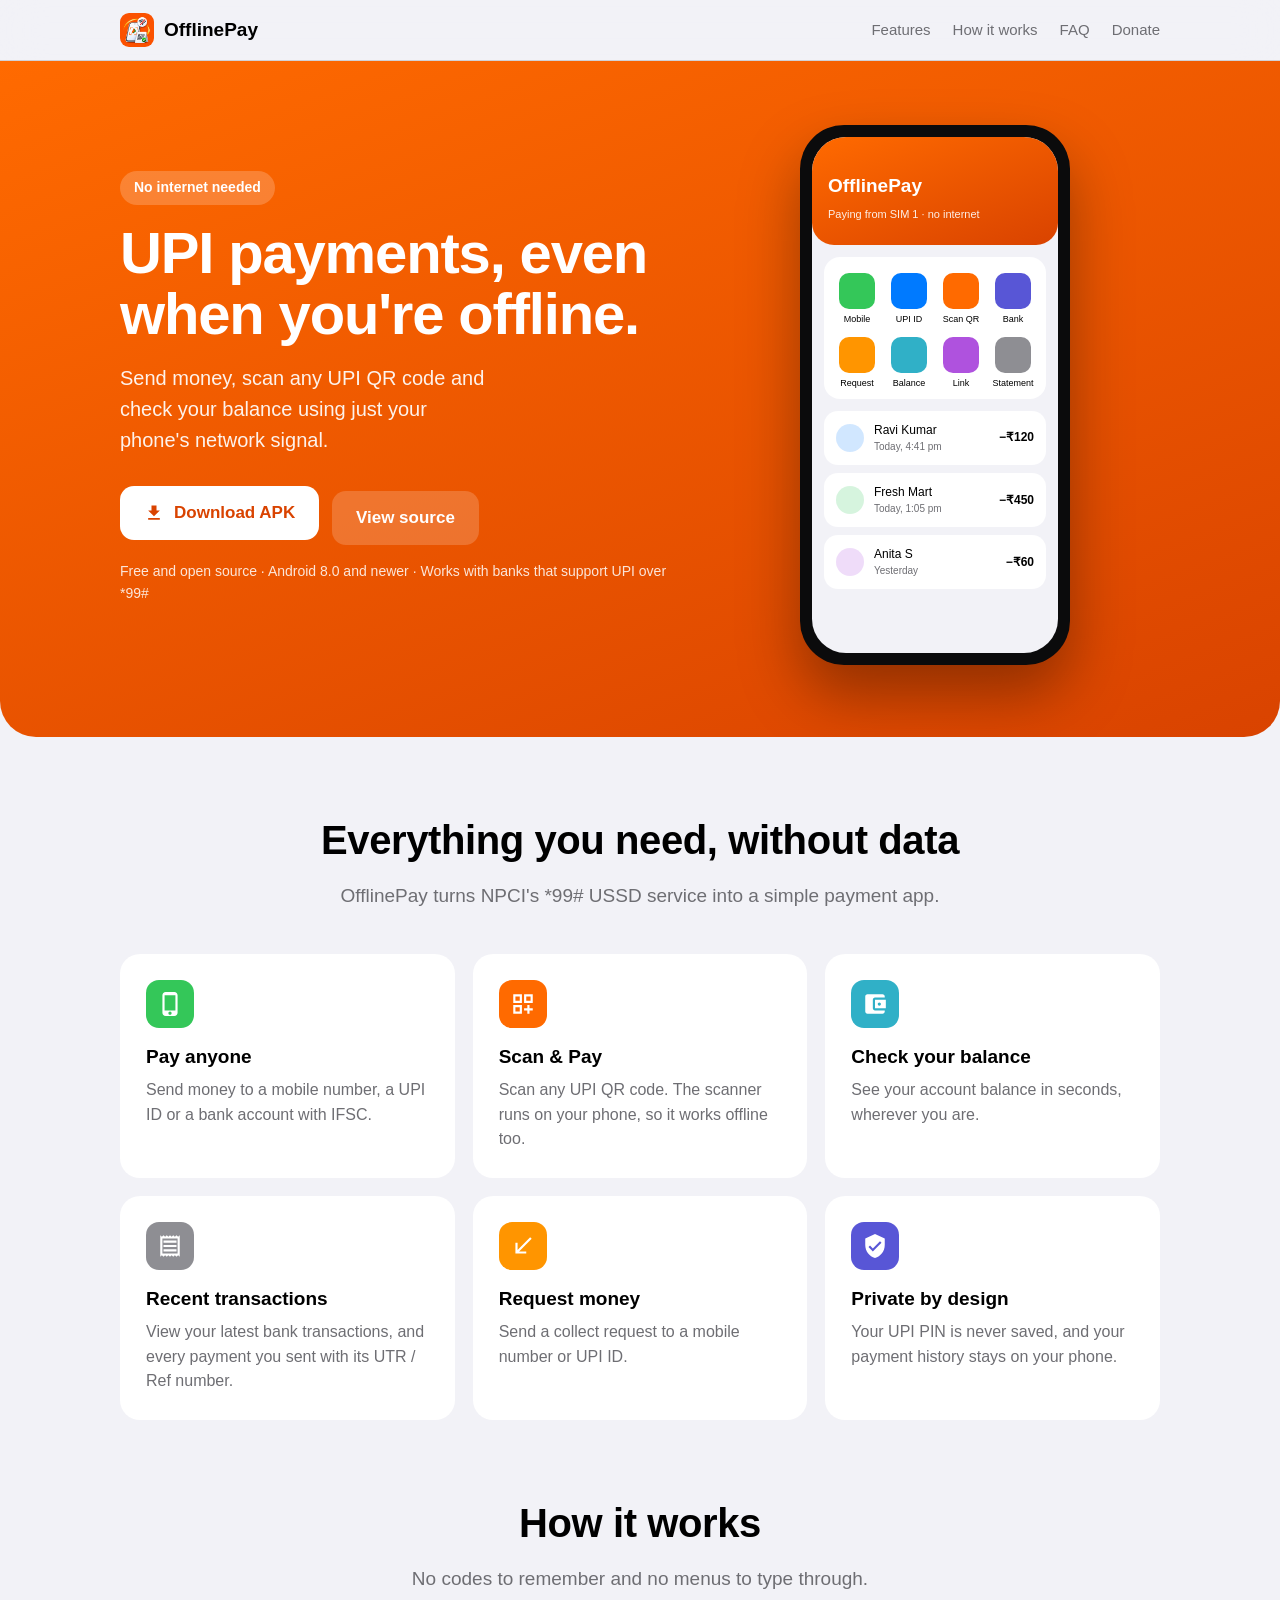
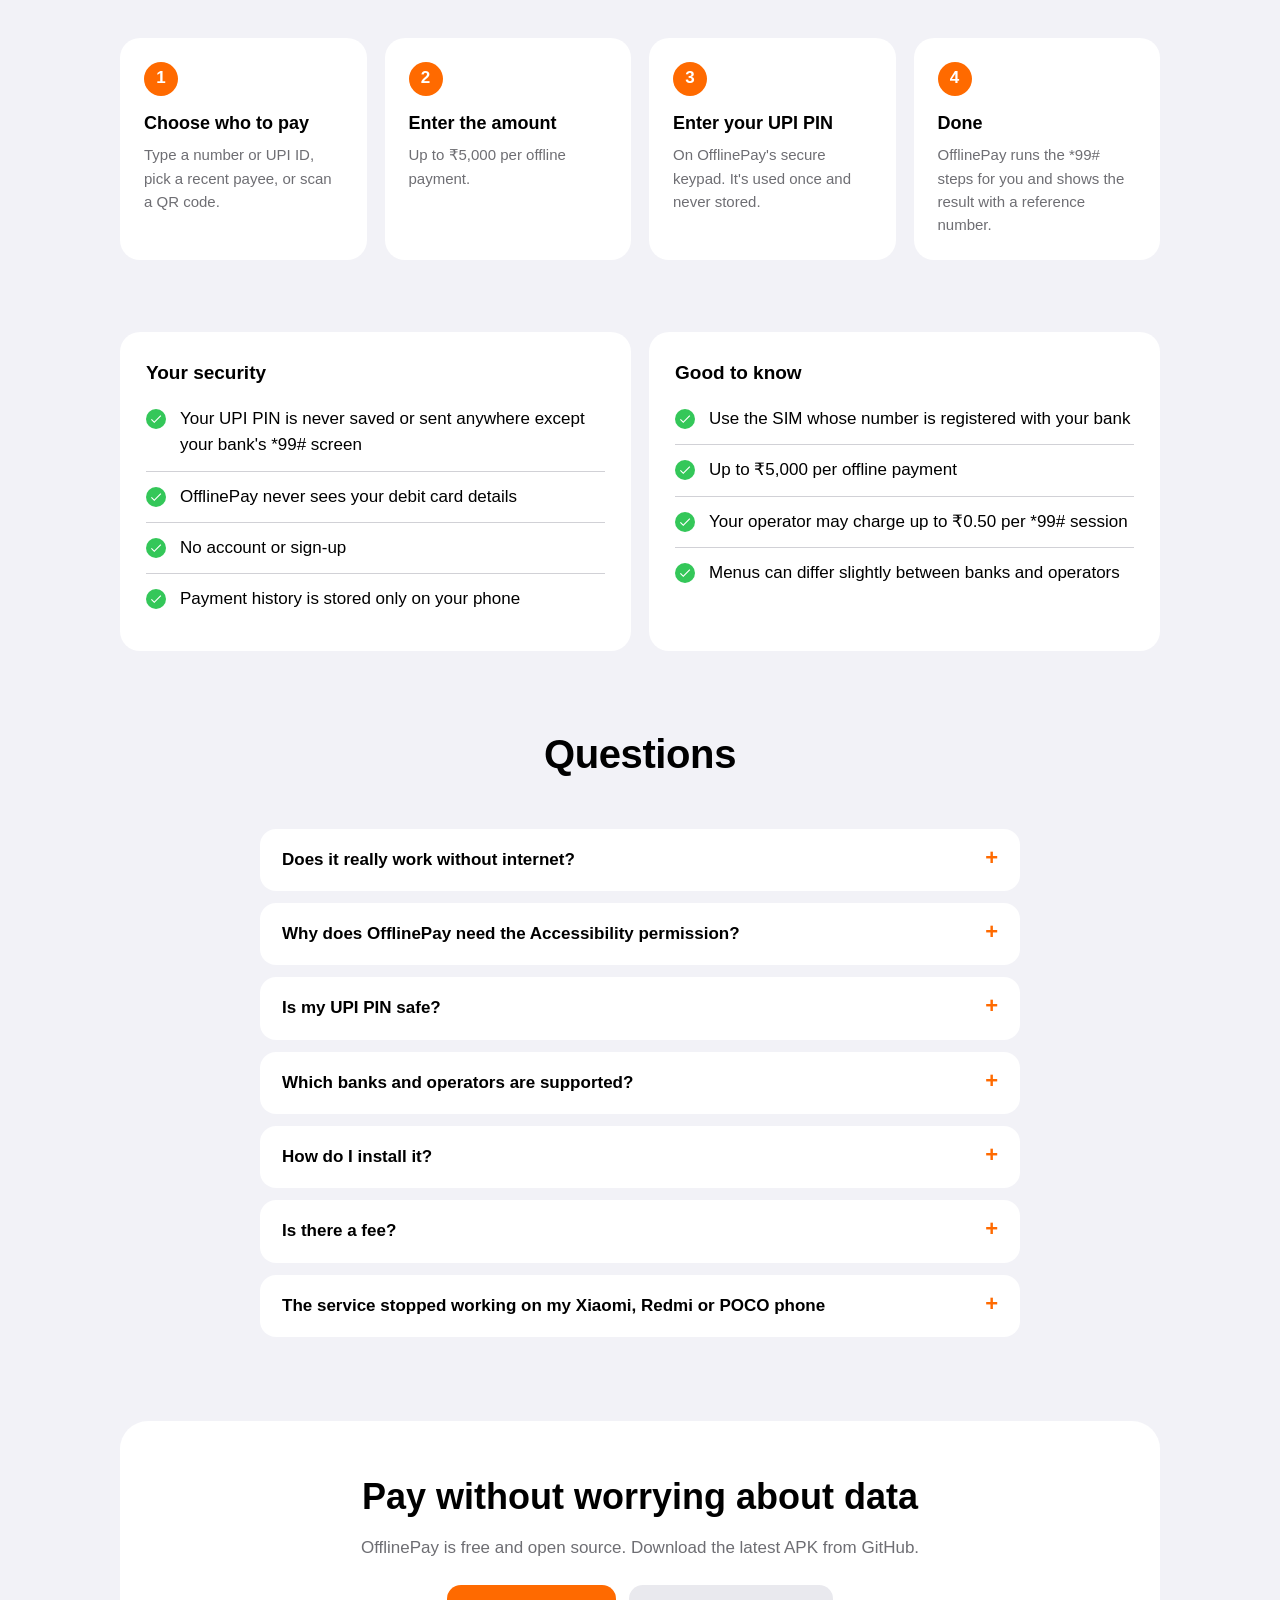
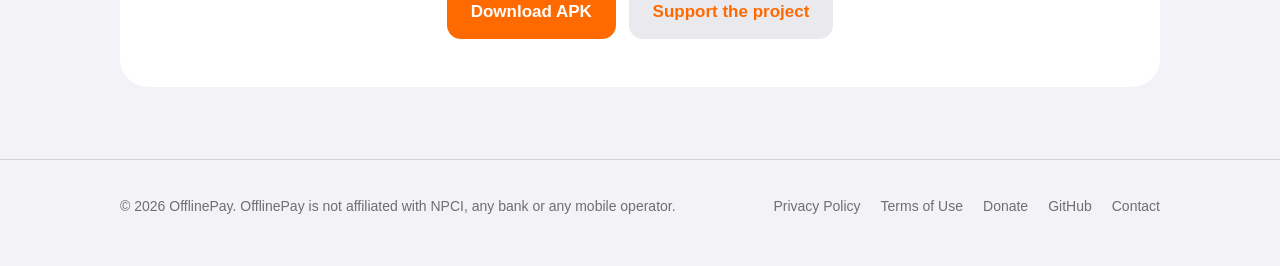
<file: docs/index.html>
<!doctype html>
<html lang="en">
<head>
  <meta charset="utf-8">
  <meta name="viewport" content="width=device-width, initial-scale=1, viewport-fit=cover">
  <title>OfflinePay: UPI payments without internet</title>
  <meta name="description" content="Pay with UPI without mobile data or Wi-Fi. Send money, scan any UPI QR and check your balance over *99#.">
  <meta name="theme-color" content="#ff6a00">
  <meta property="og:title" content="OfflinePay: UPI payments without internet">
  <meta property="og:description" content="Send money, scan any UPI QR and check your balance, even with no internet.">
  <meta property="og:image" content="https://offlinepay.bottercc.com/assets/feature-graphic.png">
  <meta name="twitter:card" content="summary_large_image">
  <link rel="icon" type="image/png" href="assets/favicon.png">
  <link rel="apple-touch-icon" href="assets/apple-touch-icon.png">
  <link rel="stylesheet" href="assets/style.css">
</head>
<body>

<header class="site-header">
  <div class="wrap">
    <a class="brand" href="./"><img src="assets/logo.png" alt="">OfflinePay</a>
    <nav class="nav">
      <a class="hide-sm" href="#features">Features</a>
      <a class="hide-sm" href="#how">How it works</a>
      <a href="#faq">FAQ</a>
      <a href="donate/">Donate</a>
    </nav>
  </div>
</header>

<main>
  <div class="hero">
    <div class="wrap">
      <div>
        <span class="pill">No internet needed</span>
        <h1>UPI payments, even when you're offline.</h1>
        <p class="lead">Send money, scan any UPI QR code and check your balance using just your phone's network signal.</p>
        <a class="btn" href="https://github.com/nasirul786/OfflinePay/releases/latest">
          <svg viewBox="0 0 24 24" aria-hidden="true"><path d="M5 20h14v-2H5v2zM19 9h-4V3H9v6H5l7 7 7-7z"/></svg>
          Download APK
        </a>
        <a class="btn ghost" href="https://github.com/nasirul786/OfflinePay">View source</a>
        <p class="note">Free and open source · Android 8.0 and newer · Works with banks that support UPI over *99#</p>
      </div>

      <div class="phone" aria-hidden="true">
        <div class="screen">
          <div class="bar"><b>OfflinePay</b><span>Paying from SIM 1 · no internet</span></div>
          <div class="grid">
            <div class="tile"><i style="background:#34c759"></i>Mobile</div>
            <div class="tile"><i style="background:#007aff"></i>UPI ID</div>
            <div class="tile"><i style="background:#ff6a00"></i>Scan QR</div>
            <div class="tile"><i style="background:#5856d6"></i>Bank</div>
            <div class="tile"><i style="background:#ff9500"></i>Request</div>
            <div class="tile"><i style="background:#30b0c7"></i>Balance</div>
            <div class="tile"><i style="background:#af52de"></i>Link</div>
            <div class="tile"><i style="background:#8e8e93"></i>Statement</div>
          </div>
          <div class="row"><span class="av"></span><div>Ravi Kumar<small>Today, 4:41 pm</small></div><span class="amt">−₹120</span></div>
          <div class="row"><span class="av" style="background:rgba(52,199,89,.2)"></span><div>Fresh Mart<small>Today, 1:05 pm</small></div><span class="amt">−₹450</span></div>
          <div class="row"><span class="av" style="background:rgba(175,82,222,.2)"></span><div>Anita S<small>Yesterday</small></div><span class="amt">−₹60</span></div>
        </div>
      </div>
    </div>
  </div>

  <section id="features">
    <div class="wrap">
      <div class="section-title">
        <h2>Everything you need, without data</h2>
        <p>OfflinePay turns NPCI's *99# USSD service into a simple payment app.</p>
      </div>
      <div class="features">
        <div class="card">
          <div class="icon" style="background:#34c759"><svg viewBox="0 0 24 24"><path d="M16 1H8C6.3 1 5 2.3 5 4v16c0 1.7 1.3 3 3 3h8c1.7 0 3-1.3 3-3V4c0-1.7-1.3-3-3-3zm-4 21c-.8 0-1.5-.7-1.5-1.5S11.2 19 12 19s1.5.7 1.5 1.5S12.8 22 12 22zm5-4H7V4h10v14z"/></svg></div>
          <h3>Pay anyone</h3>
          <p>Send money to a mobile number, a UPI ID or a bank account with IFSC.</p>
        </div>
        <div class="card">
          <div class="icon" style="background:#ff6a00"><svg viewBox="0 0 24 24"><path d="M3 11h8V3H3v8zm2-6h4v4H5V5zm8-2v8h8V3h-8zm6 6h-4V5h4v4zM3 21h8v-8H3v8zm2-6h4v4H5v-4zm13-2h-2v3h-3v2h3v3h2v-3h3v-2h-3z"/></svg></div>
          <h3>Scan &amp; Pay</h3>
          <p>Scan any UPI QR code. The scanner runs on your phone, so it works offline too.</p>
        </div>
        <div class="card">
          <div class="icon" style="background:#30b0c7"><svg viewBox="0 0 24 24"><path d="M21 18v1c0 1.1-.9 2-2 2H5c-1.1 0-2-.9-2-2V5c0-1.1.9-2 2-2h14c1.1 0 2 .9 2 2v1h-9c-1.1 0-2 .9-2 2v8c0 1.1.9 2 2 2h9zm-9-2h10V8H12v8zm4-2.5c-.8 0-1.5-.7-1.5-1.5s.7-1.5 1.5-1.5 1.5.7 1.5 1.5-.7 1.5-1.5 1.5z"/></svg></div>
          <h3>Check your balance</h3>
          <p>See your account balance in seconds, wherever you are.</p>
        </div>
        <div class="card">
          <div class="icon" style="background:#8e8e93"><svg viewBox="0 0 24 24"><path d="M19.5 3.5 18 2l-1.5 1.5L15 2l-1.5 1.5L12 2l-1.5 1.5L9 2 7.5 3.5 6 2 4.5 3.5 3 2v20l1.5-1.5L6 22l1.5-1.5L9 22l1.5-1.5L12 22l1.5-1.5L15 22l1.5-1.5L18 22l1.5-1.5L21 22V2l-1.5 1.5zM19 19H5V5h14v14zM6 15h12v2H6zm0-4h12v2H6zm0-4h12v2H6z"/></svg></div>
          <h3>Recent transactions</h3>
          <p>View your latest bank transactions, and every payment you sent with its UTR / Ref number.</p>
        </div>
        <div class="card">
          <div class="icon" style="background:#ff9500"><svg viewBox="0 0 24 24"><path d="M20 5.4 18.6 4 7 15.6V9H5v10h10v-2H8.4z"/></svg></div>
          <h3>Request money</h3>
          <p>Send a collect request to a mobile number or UPI ID.</p>
        </div>
        <div class="card">
          <div class="icon" style="background:#5856d6"><svg viewBox="0 0 24 24"><path d="M12 1 3 5v6c0 5.6 3.8 10.7 9 12 5.2-1.3 9-6.4 9-12V5l-9-4zm-2 16-4-4 1.4-1.4 2.6 2.6 6.6-6.6L18 9l-8 8z"/></svg></div>
          <h3>Private by design</h3>
          <p>Your UPI PIN is never saved, and your payment history stays on your phone.</p>
        </div>
      </div>
    </div>
  </section>

  <section id="how" style="padding-top:0">
    <div class="wrap">
      <div class="section-title">
        <h2>How it works</h2>
        <p>No codes to remember and no menus to type through.</p>
      </div>
      <div class="steps">
        <div class="step"><h3>Choose who to pay</h3><p>Type a number or UPI ID, pick a recent payee, or scan a QR code.</p></div>
        <div class="step"><h3>Enter the amount</h3><p>Up to ₹5,000 per offline payment.</p></div>
        <div class="step"><h3>Enter your UPI PIN</h3><p>On OfflinePay's secure keypad. It's used once and never stored.</p></div>
        <div class="step"><h3>Done</h3><p>OfflinePay runs the *99# steps for you and shows the result with a reference number.</p></div>
      </div>
    </div>
  </section>

  <section style="padding-top:0">
    <div class="wrap trust">
      <div class="card">
        <h3 style="margin-top:0">Your security</h3>
        <ul class="list">
          <li>Your UPI PIN is never saved or sent anywhere except your bank's *99# screen</li>
          <li>OfflinePay never sees your debit card details</li>
          <li>No account or sign-up</li>
          <li>Payment history is stored only on your phone</li>
        </ul>
      </div>
      <div class="card">
        <h3 style="margin-top:0">Good to know</h3>
        <ul class="list">
          <li>Use the SIM whose number is registered with your bank</li>
          <li>Up to ₹5,000 per offline payment</li>
          <li>Your operator may charge up to ₹0.50 per *99# session</li>
          <li>Menus can differ slightly between banks and operators</li>
        </ul>
      </div>
    </div>
  </section>

  <section id="faq" style="padding-top:0">
    <div class="wrap">
      <div class="section-title"><h2>Questions</h2></div>
      <div class="faq">
        <details>
          <summary>Does it really work without internet?</summary>
          <p>Yes. OfflinePay uses *99#, NPCI's USSD service for UPI. USSD travels over the regular mobile network, the same way a call does, so you need network signal but no mobile data or Wi-Fi.</p>
        </details>
        <details>
          <summary>Why does OfflinePay need the Accessibility permission?</summary>
          <p>*99# shows its steps in a system dialog. OfflinePay uses Android's Accessibility Service to read that dialog and fill in each step for you, such as the payee, the amount and your PIN. It is active only while a payment you started is running, and it ignores every other app.</p>
        </details>
        <details>
          <summary>Is my UPI PIN safe?</summary>
          <p>Your PIN is kept in memory only for the payment you're making. It is typed into your bank's *99# dialog and discarded as soon as that payment ends. It is never written to storage or sent anywhere else.</p>
        </details>
        <details>
          <summary>Which banks and operators are supported?</summary>
          <p>Any bank and mobile operator that supports UPI over *99#. That includes most major Indian banks and operators.</p>
        </details>
        <details>
          <summary>How do I install it?</summary>
          <p>Download the APK from the <a href="https://github.com/nasirul786/OfflinePay/releases/latest">latest GitHub release</a> and open it. If Android asks, allow your browser or file manager to install unknown apps. Then open OfflinePay and follow the setup steps.</p>
        </details>
        <details>
          <summary>Is there a fee?</summary>
          <p>OfflinePay is free and open source. Your mobile operator may charge up to ₹0.50 per *99# session, as allowed by TRAI. If it helps you, you can <a href="donate/">support the project</a>.</p>
        </details>
        <details>
          <summary>The service stopped working on my Xiaomi, Redmi or POCO phone</summary>
          <p>These phones close apps in the background to save battery. In OfflinePay, open Settings → Background, allow Autostart, and set Battery saver to No restrictions. Then turn OfflinePay off and on again under Accessibility.</p>
        </details>
      </div>
    </div>
  </section>

  <section style="padding-top:0">
    <div class="wrap">
      <div class="cta">
        <h2>Pay without worrying about data</h2>
        <p>OfflinePay is free and open source. Download the latest APK from GitHub.</p>
        <a class="btn" href="https://github.com/nasirul786/OfflinePay/releases/latest">Download APK</a>
        <a class="btn secondary" href="donate/">Support the project</a>
      </div>
    </div>
  </section>
</main>

<footer class="site-footer">
  <div class="wrap">
    <p>© 2026 OfflinePay. OfflinePay is not affiliated with NPCI, any bank or any mobile operator.</p>
    <nav><a href="privacy/">Privacy Policy</a><a href="terms/">Terms of Use</a><a href="donate/">Donate</a><a href="https://github.com/nasirul786/OfflinePay">GitHub</a><a href="mailto:connect@bottercc.com">Contact</a></nav>
  </div>
</footer>

</body>
</html>
</file>
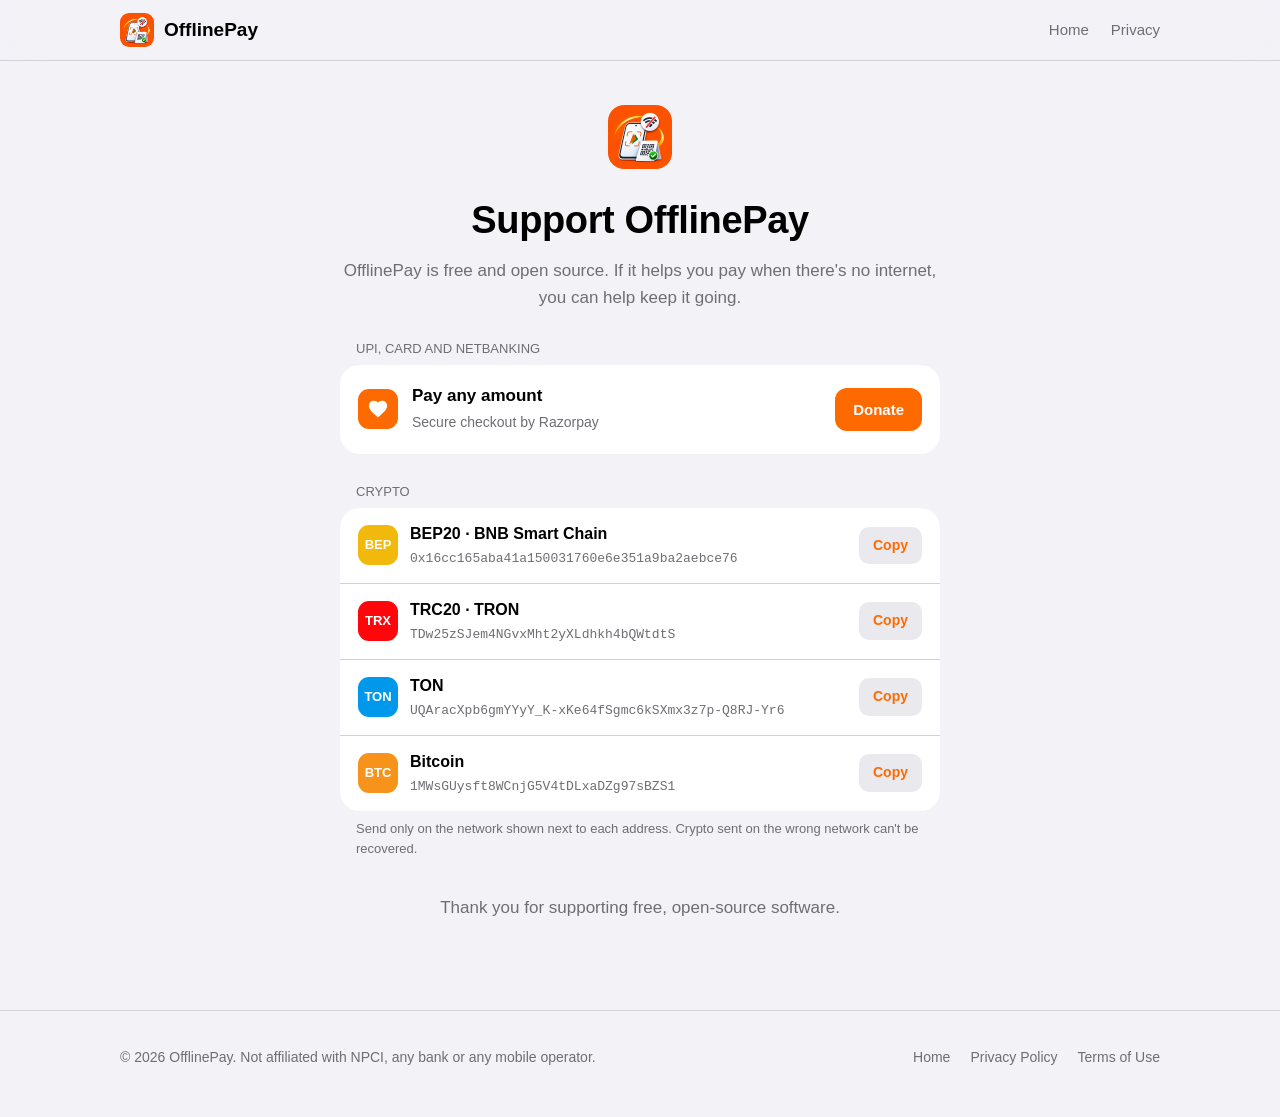
<file: docs/donate/index.html>
<!doctype html>
<html lang="en">
<head>
  <meta charset="utf-8">
  <meta name="viewport" content="width=device-width, initial-scale=1, viewport-fit=cover">
  <title>Support OfflinePay</title>
  <meta name="description" content="OfflinePay is free and open source. Support its development with UPI, card, netbanking or crypto.">
  <meta name="theme-color" content="#ff6a00">
  <link rel="icon" type="image/png" href="../assets/favicon.png">
  <link rel="apple-touch-icon" href="../assets/apple-touch-icon.png">
  <link rel="stylesheet" href="../assets/style.css">
  <style>
    .donate { max-width: 640px; margin: 0 auto; padding: 44px 20px 72px; }
    .donate .head { text-align: center; margin-bottom: 28px; }
    .donate .head img { width: 64px; height: 64px; border-radius: 16px; }
    .donate h1 { font-size: clamp(28px, 5vw, 38px); margin: 14px 0 8px; letter-spacing: -0.01em; }
    .donate .head p { color: var(--secondary); margin: 0; }
    .donate .group-title { color: var(--secondary); font-size: 13px; text-transform: uppercase; margin: 28px 0 6px 16px; }
    .donate .card { padding: 0; overflow: hidden; }
    .pay { display: flex; align-items: center; gap: 14px; padding: 18px; }
    .pay .icon { flex: none; width: 40px; height: 40px; border-radius: 11px; }
    .pay .icon svg { width: 22px; height: 22px; }
    .pay .text { flex: 1; min-width: 0; }
    .pay .text b { display: block; }
    .pay .text span { color: var(--secondary); font-size: 14px; }
    .pay .btn { padding: 10px 18px; font-size: 15px; border-radius: 12px; }
    .coin { display: flex; align-items: center; gap: 12px; padding: 14px 18px; border-top: 0.5px solid var(--separator); }
    .coin:first-child { border-top: 0; }
    .coin .tag { flex: none; width: 40px; height: 40px; border-radius: 11px; display: grid; place-items: center; color: #fff; font-weight: 700; font-size: 13px; }
    .coin .info { flex: 1; min-width: 0; }
    .coin .info b { display: block; font-size: 16px; }
    .coin code { display: block; font-family: ui-monospace, SFMono-Regular, Menlo, Consolas, monospace; font-size: 13px; color: var(--secondary); word-break: break-all; margin-top: 2px; }
    .copy {
      flex: none; border: 0; cursor: pointer; font: inherit; font-size: 14px; font-weight: 600;
      background: var(--fill); color: var(--accent); border-radius: 10px; padding: 8px 14px;
      transition: transform 0.15s ease, background 0.2s ease, color 0.2s ease;
    }
    .copy:active { transform: scale(0.95); }
    .copy.done { background: var(--green); color: #fff; }
    .warn { color: var(--secondary); font-size: 13px; margin: 8px 16px 0; }
    .thanks { text-align: center; color: var(--secondary); margin-top: 36px; }
  </style>
</head>
<body>

<header class="site-header">
  <div class="wrap">
    <a class="brand" href="../"><img src="../assets/logo.png" alt="">OfflinePay</a>
    <nav class="nav"><a href="../">Home</a><a href="../privacy/">Privacy</a></nav>
  </div>
</header>

<main class="donate">
  <div class="head">
    <img src="../assets/logo.png" alt="">
    <h1>Support OfflinePay</h1>
    <p>OfflinePay is free and open source. If it helps you pay when there's no internet, you can help keep it going.</p>
  </div>

  <div class="group-title">UPI, card and netbanking</div>
  <div class="card">
    <div class="pay">
      <div class="icon" style="background:#ff6a00"><svg viewBox="0 0 24 24"><path d="M12 21.4 10.6 20C5.4 15.4 2 12.3 2 8.5 2 5.4 4.4 3 7.5 3c1.7 0 3.4.8 4.5 2.1C13.1 3.8 14.8 3 16.5 3 19.6 3 22 5.4 22 8.5c0 3.8-3.4 6.9-8.6 11.5L12 21.4z"/></svg></div>
      <div class="text"><b>Pay any amount</b><span>Secure checkout by Razorpay</span></div>
      <a class="btn" href="https://razorpay.me/@bottercc" rel="noopener">Donate</a>
    </div>
  </div>

  <div class="group-title">Crypto</div>
  <div class="card">
    <div class="coin">
      <div class="tag" style="background:#f0b90b">BEP</div>
      <div class="info"><b>BEP20 · BNB Smart Chain</b><code>0x16cc165aba41a150031760e6e351a9ba2aebce76</code></div>
      <button class="copy" data-copy="0x16cc165aba41a150031760e6e351a9ba2aebce76">Copy</button>
    </div>
    <div class="coin">
      <div class="tag" style="background:#ff060a">TRX</div>
      <div class="info"><b>TRC20 · TRON</b><code>TDw25zSJem4NGvxMht2yXLdhkh4bQWtdtS</code></div>
      <button class="copy" data-copy="TDw25zSJem4NGvxMht2yXLdhkh4bQWtdtS">Copy</button>
    </div>
    <div class="coin">
      <div class="tag" style="background:#0098ea">TON</div>
      <div class="info"><b>TON</b><code>UQAracXpb6gmYYyY_K-xKe64fSgmc6kSXmx3z7p-Q8RJ-Yr6</code></div>
      <button class="copy" data-copy="UQAracXpb6gmYYyY_K-xKe64fSgmc6kSXmx3z7p-Q8RJ-Yr6">Copy</button>
    </div>
    <div class="coin">
      <div class="tag" style="background:#f7931a">BTC</div>
      <div class="info"><b>Bitcoin</b><code>1MWsGUysft8WCnjG5V4tDLxaDZg97sBZS1</code></div>
      <button class="copy" data-copy="1MWsGUysft8WCnjG5V4tDLxaDZg97sBZS1">Copy</button>
    </div>
  </div>
  <p class="warn">Send only on the network shown next to each address. Crypto sent on the wrong network can't be recovered.</p>

  <p class="thanks">Thank you for supporting free, open-source software.</p>
</main>

<footer class="site-footer">
  <div class="wrap">
    <p>© 2026 OfflinePay. Not affiliated with NPCI, any bank or any mobile operator.</p>
    <nav><a href="../">Home</a><a href="../privacy/">Privacy Policy</a><a href="../terms/">Terms of Use</a></nav>
  </div>
</footer>

<script>
  // Copy an address; falls back to selecting the text when the Clipboard API isn't available.
  document.querySelectorAll('.copy').forEach(function (btn) {
    btn.addEventListener('click', function () {
      var text = btn.getAttribute('data-copy');
      var done = function () {
        btn.textContent = 'Copied';
        btn.classList.add('done');
        setTimeout(function () { btn.textContent = 'Copy'; btn.classList.remove('done'); }, 1800);
      };
      if (navigator.clipboard && window.isSecureContext) {
        navigator.clipboard.writeText(text).then(done, function () { fallback(text); done(); });
      } else {
        fallback(text);
        done();
      }
    });
  });
  function fallback(text) {
    var t = document.createElement('textarea');
    t.value = text;
    t.setAttribute('readonly', '');
    t.style.position = 'fixed';
    t.style.opacity = '0';
    document.body.appendChild(t);
    t.select();
    try { document.execCommand('copy'); } catch (e) {}
    document.body.removeChild(t);
  }
</script>
</body>
</html>
</file>
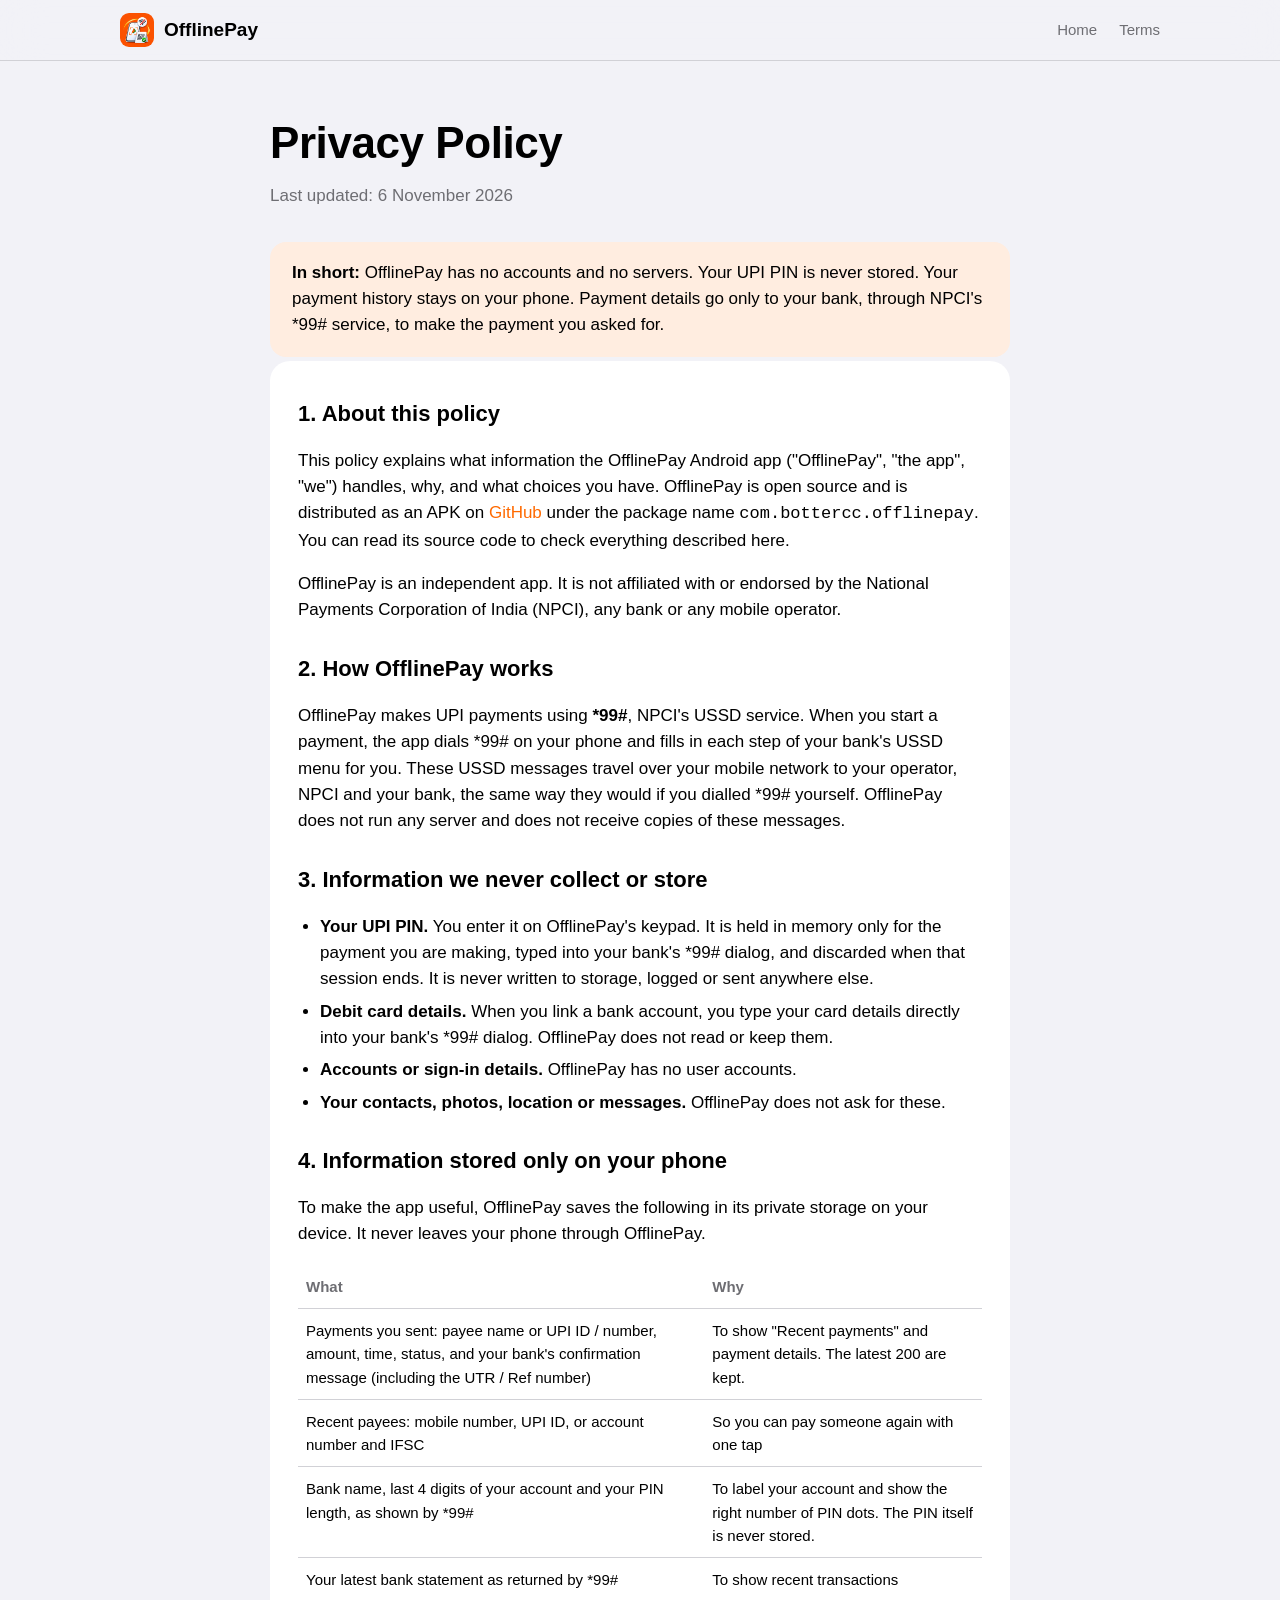
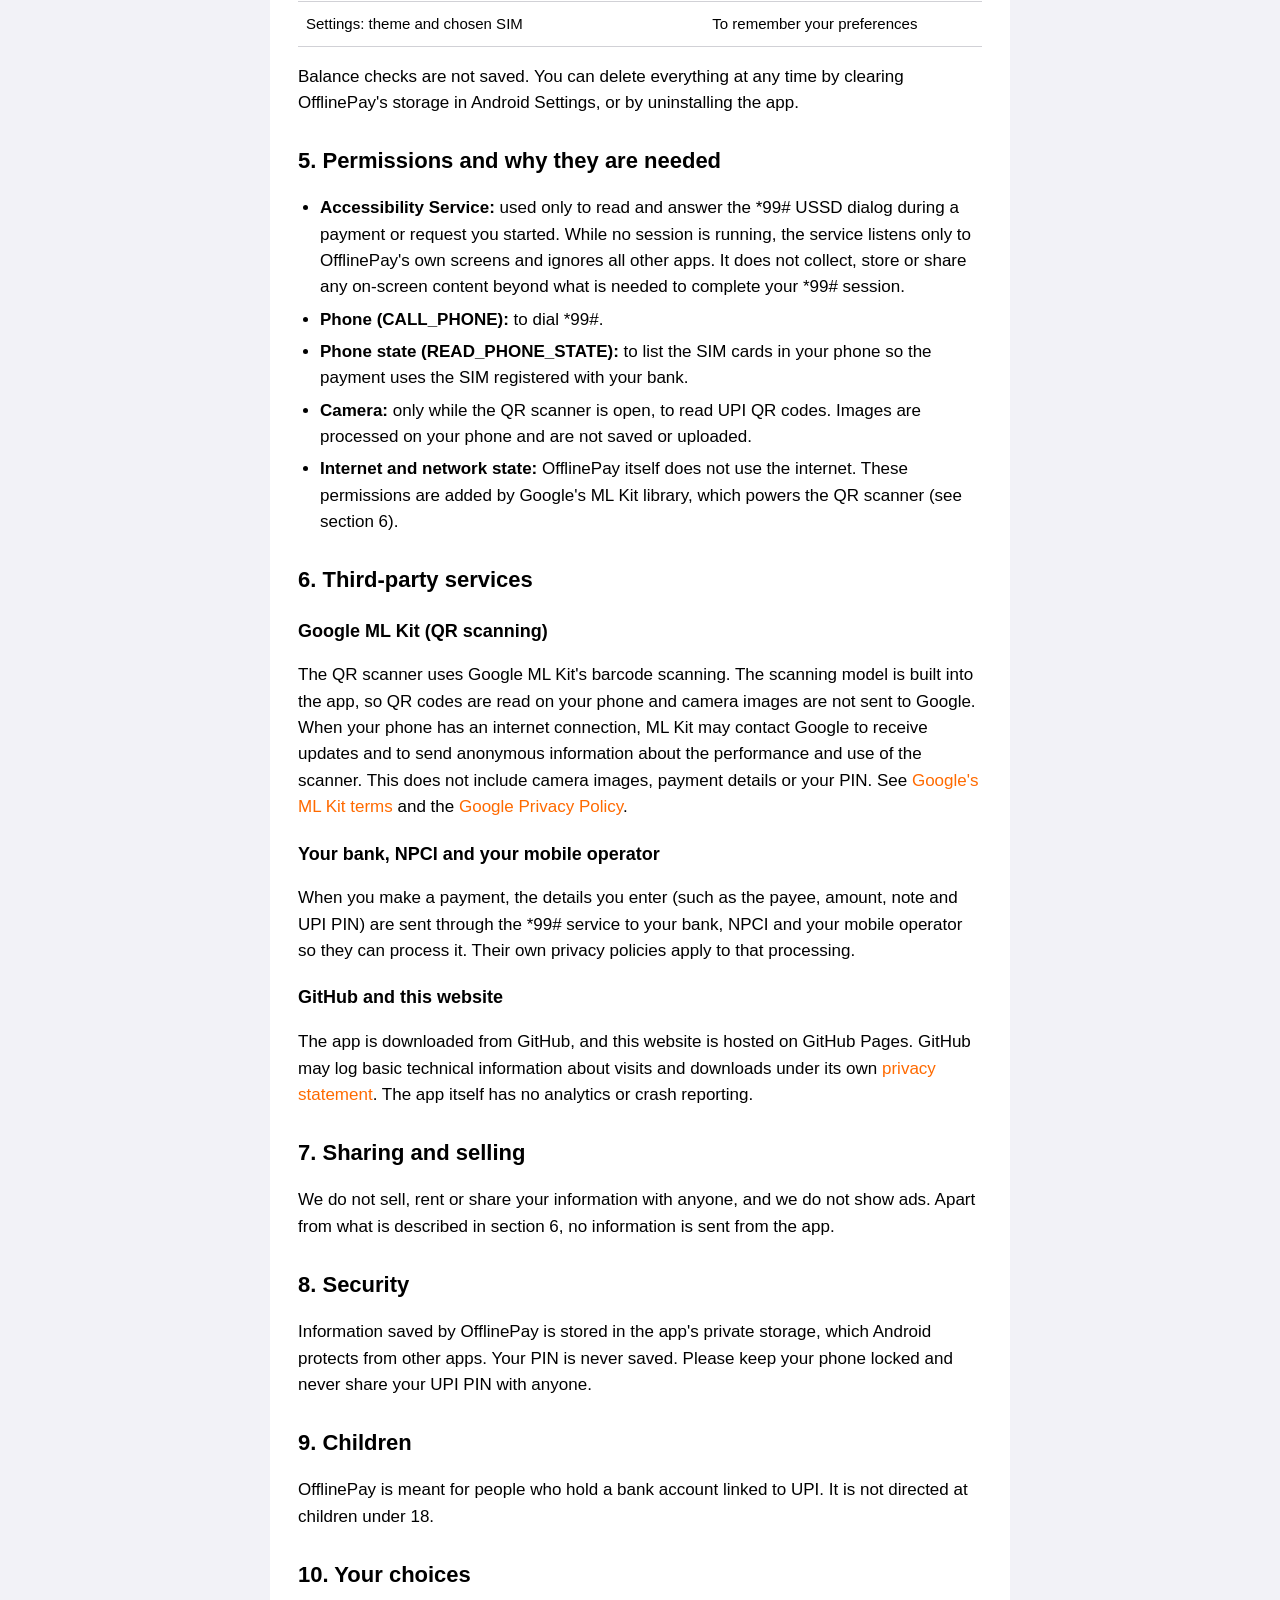
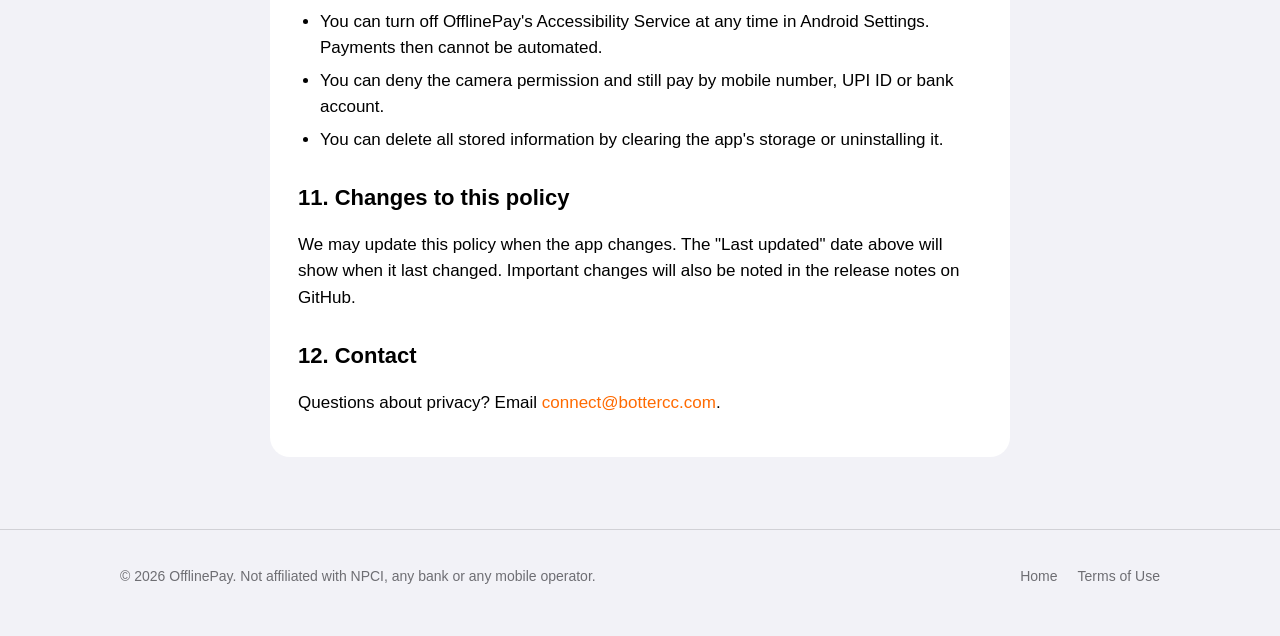
<file: docs/privacy/index.html>
<!doctype html>
<html lang="en">
<head>
  <meta charset="utf-8">
  <meta name="viewport" content="width=device-width, initial-scale=1, viewport-fit=cover">
  <title>Privacy Policy · OfflinePay</title>
  <meta name="description" content="How OfflinePay handles your information.">
  <meta name="theme-color" content="#ff6a00">
  <link rel="icon" type="image/png" href="../assets/favicon.png">
  <link rel="apple-touch-icon" href="../assets/apple-touch-icon.png">
  <link rel="stylesheet" href="../assets/style.css">
</head>
<body>

<header class="site-header">
  <div class="wrap">
    <a class="brand" href="../"><img src="../assets/logo.png" alt="">OfflinePay</a>
    <nav class="nav"><a href="../">Home</a><a href="../terms/">Terms</a></nav>
  </div>
</header>

<main class="legal">
  <h1>Privacy Policy</h1>
  <p class="updated">Last updated: 6 November 2026</p>

  <div class="summary">
    <p><strong>In short:</strong> OfflinePay has no accounts and no servers. Your UPI PIN is never stored. Your payment history stays on your phone. Payment details go only to your bank, through NPCI's *99# service, to make the payment you asked for.</p>
  </div>

  <div class="box">
    <h2>1. About this policy</h2>
    <p>This policy explains what information the OfflinePay Android app ("OfflinePay", "the app", "we") handles, why, and what choices you have. OfflinePay is open source and is distributed as an APK on <a href="https://github.com/nasirul786/OfflinePay">GitHub</a> under the package name <code>com.bottercc.offlinepay</code>. You can read its source code to check everything described here.</p>
    <p>OfflinePay is an independent app. It is not affiliated with or endorsed by the National Payments Corporation of India (NPCI), any bank or any mobile operator.</p>

    <h2>2. How OfflinePay works</h2>
    <p>OfflinePay makes UPI payments using <strong>*99#</strong>, NPCI's USSD service. When you start a payment, the app dials *99# on your phone and fills in each step of your bank's USSD menu for you. These USSD messages travel over your mobile network to your operator, NPCI and your bank, the same way they would if you dialled *99# yourself. OfflinePay does not run any server and does not receive copies of these messages.</p>

    <h2>3. Information we never collect or store</h2>
    <ul>
      <li><strong>Your UPI PIN.</strong> You enter it on OfflinePay's keypad. It is held in memory only for the payment you are making, typed into your bank's *99# dialog, and discarded when that session ends. It is never written to storage, logged or sent anywhere else.</li>
      <li><strong>Debit card details.</strong> When you link a bank account, you type your card details directly into your bank's *99# dialog. OfflinePay does not read or keep them.</li>
      <li><strong>Accounts or sign-in details.</strong> OfflinePay has no user accounts.</li>
      <li><strong>Your contacts, photos, location or messages.</strong> OfflinePay does not ask for these.</li>
    </ul>

    <h2>4. Information stored only on your phone</h2>
    <p>To make the app useful, OfflinePay saves the following in its private storage on your device. It never leaves your phone through OfflinePay.</p>
    <table>
      <tr><th>What</th><th>Why</th></tr>
      <tr><td>Payments you sent: payee name or UPI ID / number, amount, time, status, and your bank's confirmation message (including the UTR / Ref number)</td><td>To show "Recent payments" and payment details. The latest 200 are kept.</td></tr>
      <tr><td>Recent payees: mobile number, UPI ID, or account number and IFSC</td><td>So you can pay someone again with one tap</td></tr>
      <tr><td>Bank name, last 4 digits of your account and your PIN length, as shown by *99#</td><td>To label your account and show the right number of PIN dots. The PIN itself is never stored.</td></tr>
      <tr><td>Your latest bank statement as returned by *99#</td><td>To show recent transactions</td></tr>
      <tr><td>Settings: theme and chosen SIM</td><td>To remember your preferences</td></tr>
    </table>
    <p>Balance checks are not saved. You can delete everything at any time by clearing OfflinePay's storage in Android Settings, or by uninstalling the app.</p>

    <h2>5. Permissions and why they are needed</h2>
    <ul>
      <li><strong>Accessibility Service:</strong> used only to read and answer the *99# USSD dialog during a payment or request you started. While no session is running, the service listens only to OfflinePay's own screens and ignores all other apps. It does not collect, store or share any on-screen content beyond what is needed to complete your *99# session.</li>
      <li><strong>Phone (CALL_PHONE):</strong> to dial *99#.</li>
      <li><strong>Phone state (READ_PHONE_STATE):</strong> to list the SIM cards in your phone so the payment uses the SIM registered with your bank.</li>
      <li><strong>Camera:</strong> only while the QR scanner is open, to read UPI QR codes. Images are processed on your phone and are not saved or uploaded.</li>
      <li><strong>Internet and network state:</strong> OfflinePay itself does not use the internet. These permissions are added by Google's ML Kit library, which powers the QR scanner (see section 6).</li>
    </ul>

    <h2>6. Third-party services</h2>
    <h3>Google ML Kit (QR scanning)</h3>
    <p>The QR scanner uses Google ML Kit's barcode scanning. The scanning model is built into the app, so QR codes are read on your phone and camera images are not sent to Google. When your phone has an internet connection, ML Kit may contact Google to receive updates and to send anonymous information about the performance and use of the scanner. This does not include camera images, payment details or your PIN. See <a href="https://developers.google.com/ml-kit/terms" rel="noopener">Google's ML Kit terms</a> and the <a href="https://policies.google.com/privacy" rel="noopener">Google Privacy Policy</a>.</p>
    <h3>Your bank, NPCI and your mobile operator</h3>
    <p>When you make a payment, the details you enter (such as the payee, amount, note and UPI PIN) are sent through the *99# service to your bank, NPCI and your mobile operator so they can process it. Their own privacy policies apply to that processing.</p>
    <h3>GitHub and this website</h3>
    <p>The app is downloaded from GitHub, and this website is hosted on GitHub Pages. GitHub may log basic technical information about visits and downloads under its own <a href="https://docs.github.com/en/site-policy/privacy-policies/github-general-privacy-statement" rel="noopener">privacy statement</a>. The app itself has no analytics or crash reporting.</p>

    <h2>7. Sharing and selling</h2>
    <p>We do not sell, rent or share your information with anyone, and we do not show ads. Apart from what is described in section 6, no information is sent from the app.</p>

    <h2>8. Security</h2>
    <p>Information saved by OfflinePay is stored in the app's private storage, which Android protects from other apps. Your PIN is never saved. Please keep your phone locked and never share your UPI PIN with anyone.</p>

    <h2>9. Children</h2>
    <p>OfflinePay is meant for people who hold a bank account linked to UPI. It is not directed at children under 18.</p>

    <h2>10. Your choices</h2>
    <ul>
      <li>You can turn off OfflinePay's Accessibility Service at any time in Android Settings. Payments then cannot be automated.</li>
      <li>You can deny the camera permission and still pay by mobile number, UPI ID or bank account.</li>
      <li>You can delete all stored information by clearing the app's storage or uninstalling it.</li>
    </ul>

    <h2>11. Changes to this policy</h2>
    <p>We may update this policy when the app changes. The "Last updated" date above will show when it last changed. Important changes will also be noted in the release notes on GitHub.</p>

    <h2>12. Contact</h2>
    <p>Questions about privacy? Email <a href="mailto:connect@bottercc.com">connect@bottercc.com</a>.</p>
  </div>
</main>

<footer class="site-footer">
  <div class="wrap">
    <p>© 2026 OfflinePay. Not affiliated with NPCI, any bank or any mobile operator.</p>
    <nav><a href="../">Home</a><a href="../terms/">Terms of Use</a></nav>
  </div>
</footer>

</body>
</html>
</file>
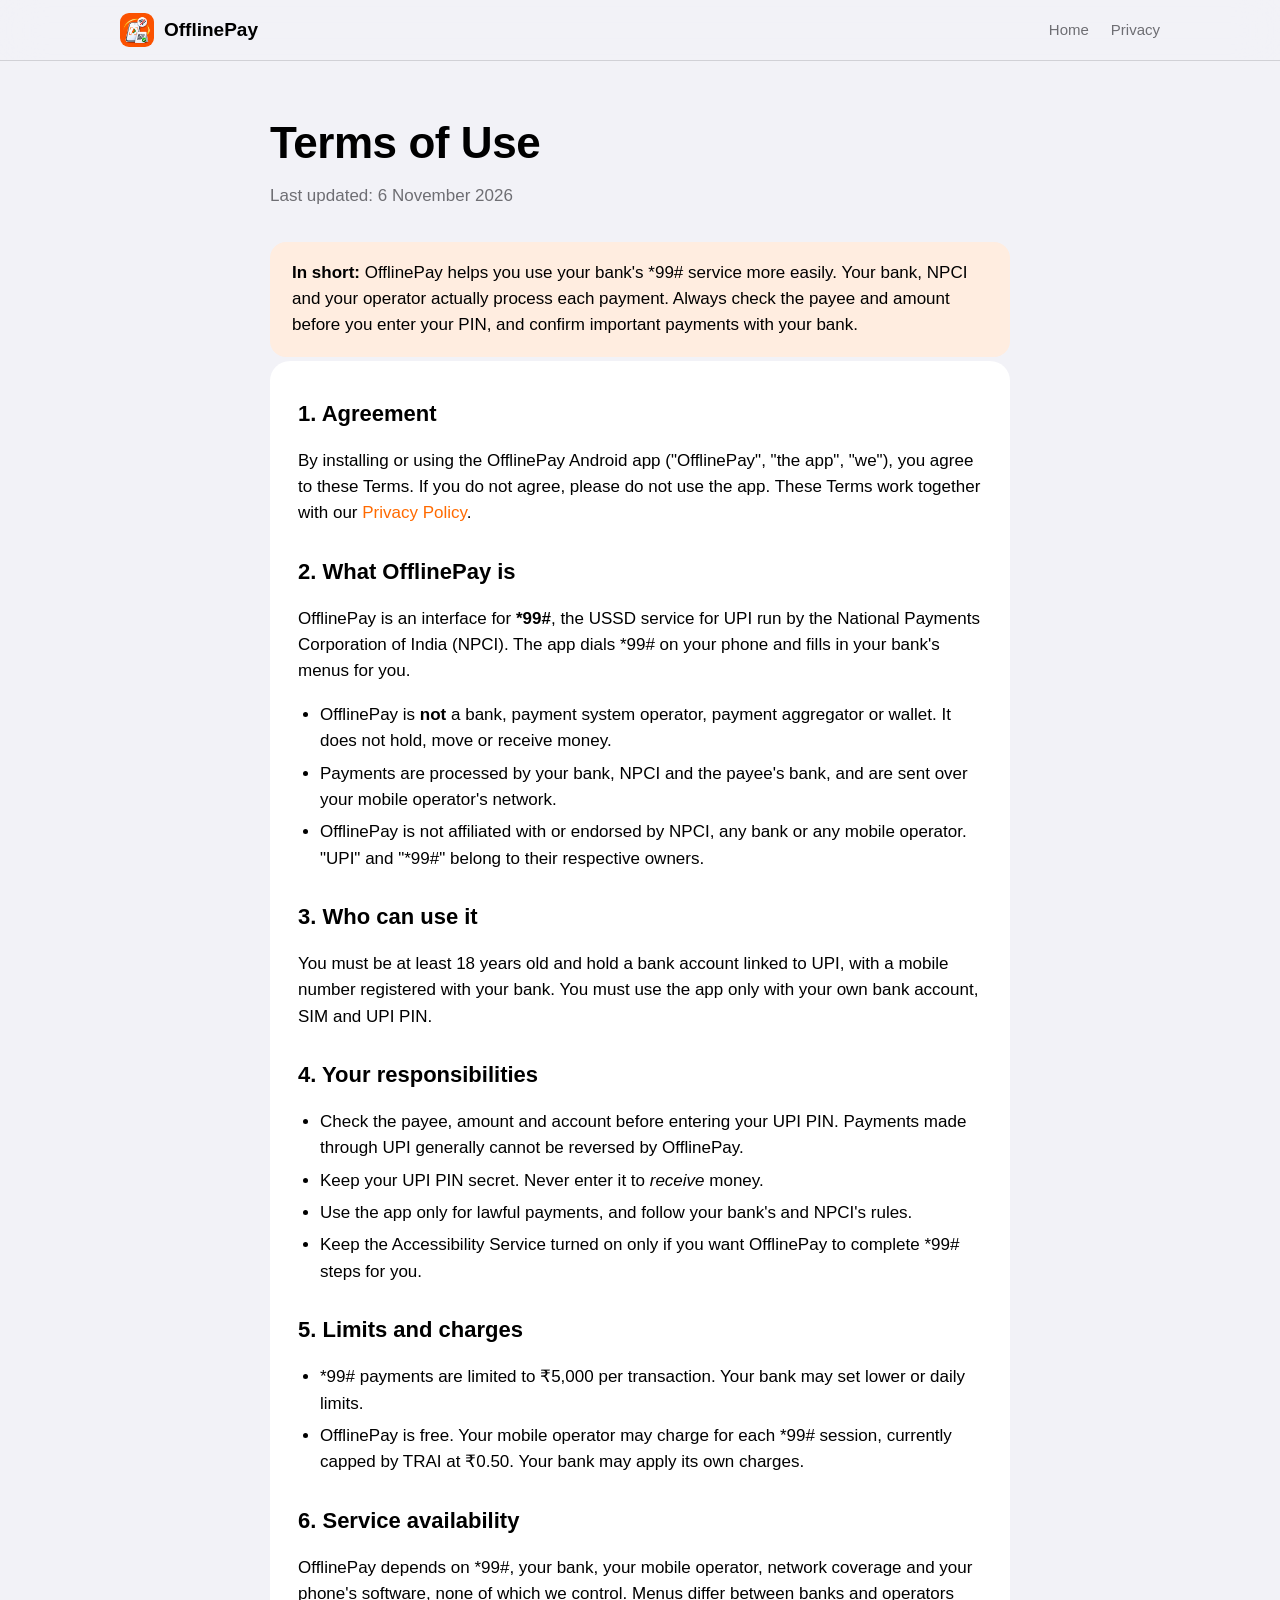
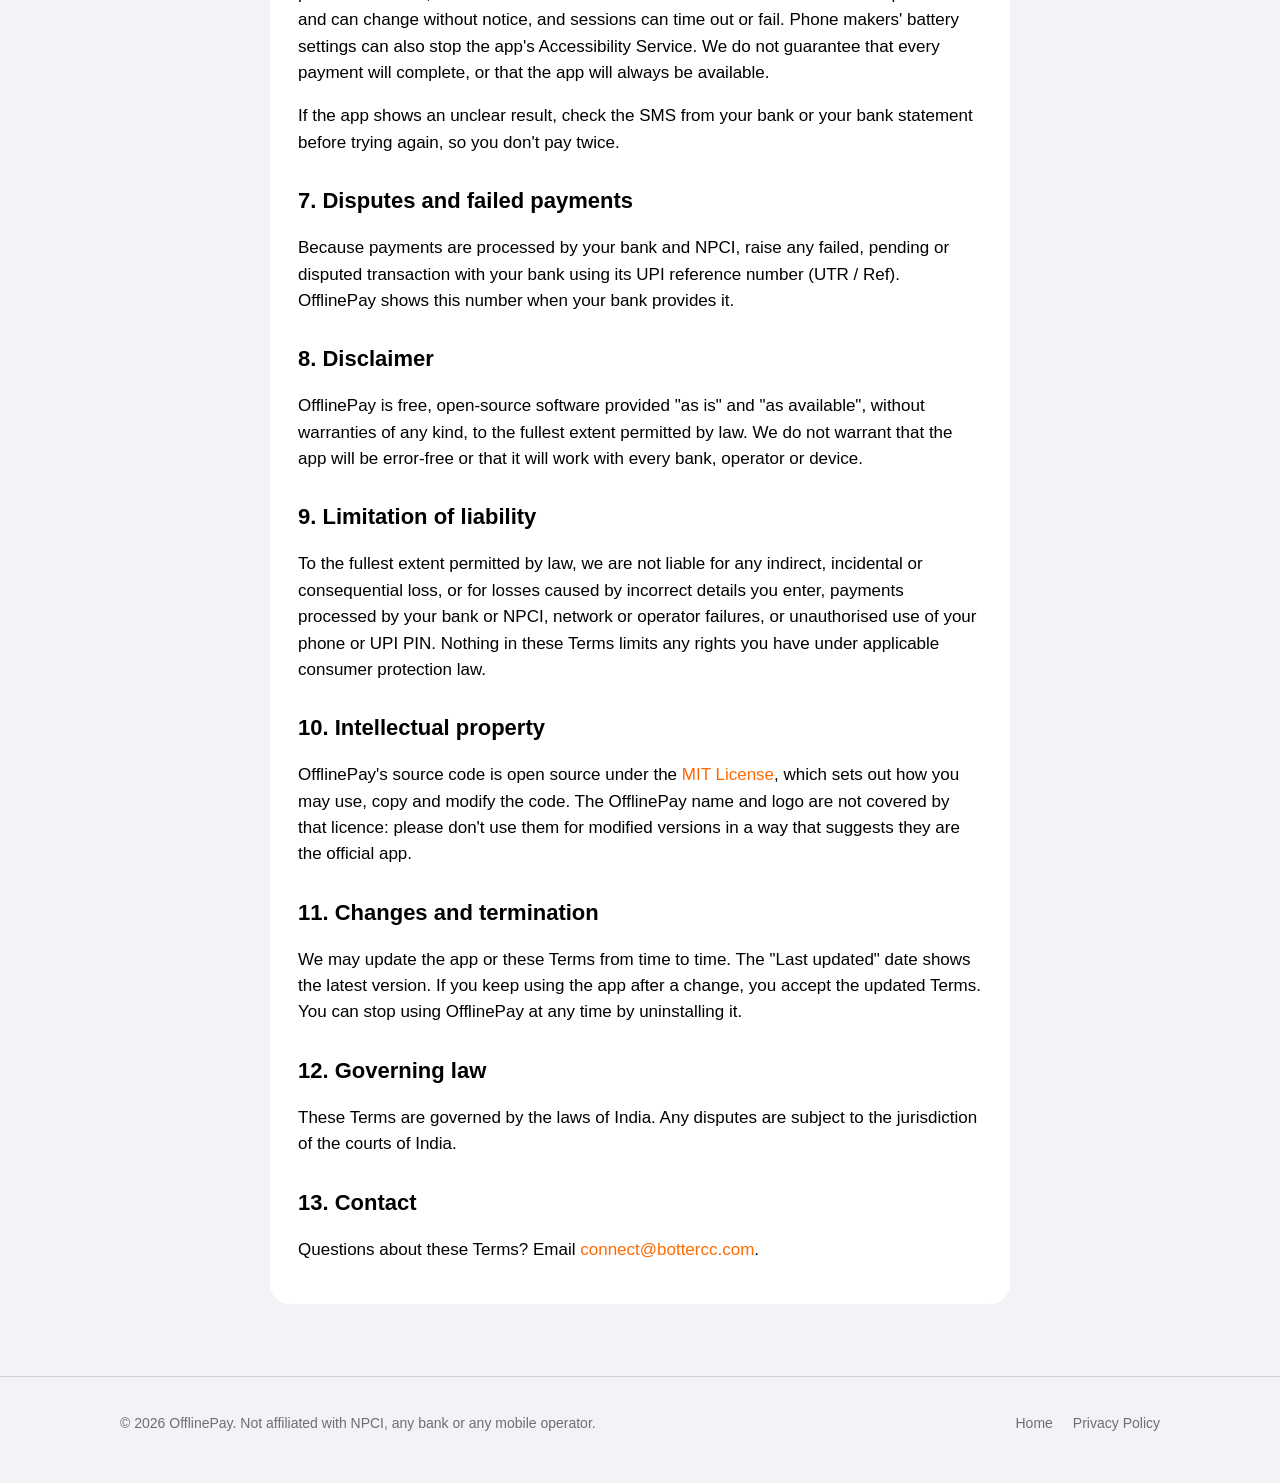
<file: docs/terms/index.html>
<!doctype html>
<html lang="en">
<head>
  <meta charset="utf-8">
  <meta name="viewport" content="width=device-width, initial-scale=1, viewport-fit=cover">
  <title>Terms of Use · OfflinePay</title>
  <meta name="description" content="The terms for using the OfflinePay app.">
  <meta name="theme-color" content="#ff6a00">
  <link rel="icon" type="image/png" href="../assets/favicon.png">
  <link rel="apple-touch-icon" href="../assets/apple-touch-icon.png">
  <link rel="stylesheet" href="../assets/style.css">
</head>
<body>

<header class="site-header">
  <div class="wrap">
    <a class="brand" href="../"><img src="../assets/logo.png" alt="">OfflinePay</a>
    <nav class="nav"><a href="../">Home</a><a href="../privacy/">Privacy</a></nav>
  </div>
</header>

<main class="legal">
  <h1>Terms of Use</h1>
  <p class="updated">Last updated: 6 November 2026</p>

  <div class="summary">
    <p><strong>In short:</strong> OfflinePay helps you use your bank's *99# service more easily. Your bank, NPCI and your operator actually process each payment. Always check the payee and amount before you enter your PIN, and confirm important payments with your bank.</p>
  </div>

  <div class="box">
    <h2>1. Agreement</h2>
    <p>By installing or using the OfflinePay Android app ("OfflinePay", "the app", "we"), you agree to these Terms. If you do not agree, please do not use the app. These Terms work together with our <a href="../privacy/">Privacy Policy</a>.</p>

    <h2>2. What OfflinePay is</h2>
    <p>OfflinePay is an interface for <strong>*99#</strong>, the USSD service for UPI run by the National Payments Corporation of India (NPCI). The app dials *99# on your phone and fills in your bank's menus for you.</p>
    <ul>
      <li>OfflinePay is <strong>not</strong> a bank, payment system operator, payment aggregator or wallet. It does not hold, move or receive money.</li>
      <li>Payments are processed by your bank, NPCI and the payee's bank, and are sent over your mobile operator's network.</li>
      <li>OfflinePay is not affiliated with or endorsed by NPCI, any bank or any mobile operator. "UPI" and "*99#" belong to their respective owners.</li>
    </ul>

    <h2>3. Who can use it</h2>
    <p>You must be at least 18 years old and hold a bank account linked to UPI, with a mobile number registered with your bank. You must use the app only with your own bank account, SIM and UPI PIN.</p>

    <h2>4. Your responsibilities</h2>
    <ul>
      <li>Check the payee, amount and account before entering your UPI PIN. Payments made through UPI generally cannot be reversed by OfflinePay.</li>
      <li>Keep your UPI PIN secret. Never enter it to <em>receive</em> money.</li>
      <li>Use the app only for lawful payments, and follow your bank's and NPCI's rules.</li>
      <li>Keep the Accessibility Service turned on only if you want OfflinePay to complete *99# steps for you.</li>
    </ul>

    <h2>5. Limits and charges</h2>
    <ul>
      <li>*99# payments are limited to ₹5,000 per transaction. Your bank may set lower or daily limits.</li>
      <li>OfflinePay is free. Your mobile operator may charge for each *99# session, currently capped by TRAI at ₹0.50. Your bank may apply its own charges.</li>
    </ul>

    <h2>6. Service availability</h2>
    <p>OfflinePay depends on *99#, your bank, your mobile operator, network coverage and your phone's software, none of which we control. Menus differ between banks and operators and can change without notice, and sessions can time out or fail. Phone makers' battery settings can also stop the app's Accessibility Service. We do not guarantee that every payment will complete, or that the app will always be available.</p>
    <p>If the app shows an unclear result, check the SMS from your bank or your bank statement before trying again, so you don't pay twice.</p>

    <h2>7. Disputes and failed payments</h2>
    <p>Because payments are processed by your bank and NPCI, raise any failed, pending or disputed transaction with your bank using its UPI reference number (UTR / Ref). OfflinePay shows this number when your bank provides it.</p>

    <h2>8. Disclaimer</h2>
    <p>OfflinePay is free, open-source software provided "as is" and "as available", without warranties of any kind, to the fullest extent permitted by law. We do not warrant that the app will be error-free or that it will work with every bank, operator or device.</p>

    <h2>9. Limitation of liability</h2>
    <p>To the fullest extent permitted by law, we are not liable for any indirect, incidental or consequential loss, or for losses caused by incorrect details you enter, payments processed by your bank or NPCI, network or operator failures, or unauthorised use of your phone or UPI PIN. Nothing in these Terms limits any rights you have under applicable consumer protection law.</p>

    <h2>10. Intellectual property</h2>
    <p>OfflinePay's source code is open source under the <a href="https://github.com/nasirul786/OfflinePay/blob/main/LICENSE">MIT License</a>, which sets out how you may use, copy and modify the code. The OfflinePay name and logo are not covered by that licence: please don't use them for modified versions in a way that suggests they are the official app.</p>

    <h2>11. Changes and termination</h2>
    <p>We may update the app or these Terms from time to time. The "Last updated" date shows the latest version. If you keep using the app after a change, you accept the updated Terms. You can stop using OfflinePay at any time by uninstalling it.</p>

    <h2>12. Governing law</h2>
    <p>These Terms are governed by the laws of India. Any disputes are subject to the jurisdiction of the courts of India.</p>

    <h2>13. Contact</h2>
    <p>Questions about these Terms? Email <a href="mailto:connect@bottercc.com">connect@bottercc.com</a>.</p>
  </div>
</main>

<footer class="site-footer">
  <div class="wrap">
    <p>© 2026 OfflinePay. Not affiliated with NPCI, any bank or any mobile operator.</p>
    <nav><a href="../">Home</a><a href="../privacy/">Privacy Policy</a></nav>
  </div>
</footer>

</body>
</html>
</file>
<file: docs/assets/style.css>
/* OfflinePay website: same look as the app (iOS-style, orange accent, light and dark). */

:root {
  --accent: #ff6a00;
  --accent-deep: #d94300;
  --green: #34c759;
  --bg: #f2f2f7;
  --card: #ffffff;
  --fill: #e9e9ee;
  --label: #000000;
  --secondary: #6e6e73;
  --separator: #d1d1d6;
  --shadow: none;
  --radius: 20px;
  --max: 1080px;
  color-scheme: light dark;
}

@media (prefers-color-scheme: dark) {
  :root {
    --accent: #ff7a1f;
    --green: #30d158;
    --bg: #000000;
    --card: #1c1c1e;
    --fill: #2c2c2e;
    --label: #ffffff;
    --secondary: #98989d;
    --separator: #38383a;
    --shadow: none;
  }
}

* { box-sizing: border-box; }

html { -webkit-text-size-adjust: 100%; scroll-behavior: smooth; }

body {
  margin: 0;
  background: var(--bg);
  color: var(--label);
  font-family: -apple-system, BlinkMacSystemFont, "SF Pro Text", "Segoe UI", Roboto, "Helvetica Neue", Arial, sans-serif;
  font-size: 17px;
  line-height: 1.55;
}

a { color: var(--accent); text-decoration: none; }
a:hover { text-decoration: underline; }

.wrap { max-width: var(--max); margin: 0 auto; padding: 0 20px; }

/* Header */
.site-header {
  position: sticky;
  top: 0;
  z-index: 10;
  background: color-mix(in srgb, var(--bg) 80%, transparent);
  backdrop-filter: saturate(180%) blur(20px);
  -webkit-backdrop-filter: saturate(180%) blur(20px);
  border-bottom: 0.5px solid var(--separator);
}
.site-header .wrap { display: flex; align-items: center; justify-content: space-between; height: 60px; }
.brand { display: flex; align-items: center; gap: 10px; color: var(--label); font-weight: 700; font-size: 19px; }
.brand:hover { text-decoration: none; }
.brand img { width: 34px; height: 34px; border-radius: 9px; }
.nav { display: flex; gap: 22px; font-size: 15px; }
.nav a { color: var(--secondary); }
.nav a:hover { color: var(--label); text-decoration: none; }

/* Buttons */
.btn {
  display: inline-flex;
  align-items: center;
  gap: 10px;
  padding: 14px 24px;
  border-radius: 14px;
  background: var(--accent);
  color: #fff;
  font-weight: 600;
  font-size: 17px;
  transition: transform 0.15s ease, opacity 0.15s ease;
}
.btn:hover { text-decoration: none; opacity: 0.92; }
.btn:active { transform: scale(0.97); }
.btn.secondary { background: var(--fill); color: var(--accent); }
.hero .btn.ghost { background: rgba(255, 255, 255, 0.18); color: #fff; margin-left: 8px; }
.cta .btn + .btn { margin-left: 8px; }
.btn svg { width: 20px; height: 20px; fill: currentColor; }

/* Hero */
.hero {
  background: linear-gradient(160deg, var(--accent) 0%, var(--accent-deep) 100%);
  color: #fff;
  border-radius: 0 0 36px 36px;
  overflow: hidden;
}
.hero .wrap {
  display: grid;
  grid-template-columns: 1.1fr 0.9fr;
  gap: 40px;
  align-items: center;
  padding-top: 64px;
  padding-bottom: 72px;
}
.hero h1 { font-size: clamp(36px, 6vw, 58px); line-height: 1.05; margin: 0 0 18px; letter-spacing: -0.02em; }
.hero p.lead { font-size: 20px; opacity: 0.92; margin: 0 0 30px; max-width: 34ch; }
.hero .btn { background: #fff; color: var(--accent-deep); }
.hero .note { margin-top: 16px; font-size: 14px; opacity: 0.85; }
.pill {
  display: inline-block;
  background: rgba(255, 255, 255, 0.2);
  border-radius: 999px;
  padding: 6px 14px;
  font-size: 14px;
  font-weight: 600;
  margin-bottom: 18px;
}

/* Phone mock-up in the hero */
.phone {
  justify-self: center;
  width: 270px;
  height: 540px;
  border-radius: 44px;
  background: #0b0b0c;
  padding: 12px;
  box-shadow: 0 30px 60px rgba(0, 0, 0, 0.35);
  position: relative;
}
.phone .screen {
  height: 100%;
  border-radius: 34px;
  background: var(--bg);
  color: var(--label);
  overflow: hidden;
  display: flex;
  flex-direction: column;
}
.phone .bar {
  background: linear-gradient(160deg, var(--accent), var(--accent-deep));
  color: #fff;
  padding: 34px 16px 18px;
  border-radius: 0 0 22px 22px;
}
.phone .bar b { font-size: 19px; display: block; }
.phone .bar span { font-size: 11px; opacity: 0.9; }
.phone .grid { display: grid; grid-template-columns: repeat(4, 1fr); gap: 10px; padding: 16px 12px 8px; background: var(--card); margin: 12px; border-radius: 16px; }
.phone .tile { text-align: center; font-size: 9px; color: var(--label); }
.phone .tile i { display: block; width: 36px; height: 36px; border-radius: 10px; margin: 0 auto 4px; }
.phone .row { background: var(--card); margin: 0 12px 8px; border-radius: 14px; padding: 10px 12px; display: flex; align-items: center; gap: 10px; font-size: 12px; }
.phone .row .av { width: 28px; height: 28px; border-radius: 50%; background: rgba(0, 122, 255, 0.18); }
.phone .row .amt { margin-left: auto; font-weight: 700; }
.phone .row small { display: block; color: var(--secondary); font-size: 10px; }

/* Sections */
section { padding: 72px 0; }
.section-title { text-align: center; margin: 0 auto 44px; max-width: 640px; }
.section-title h2 { font-size: clamp(28px, 4vw, 40px); margin: 0 0 10px; letter-spacing: -0.01em; }
.section-title p { color: var(--secondary); margin: 0; font-size: 19px; }

.features { display: grid; grid-template-columns: repeat(3, 1fr); gap: 18px; }
.card {
  background: var(--card);
  border-radius: var(--radius);
  padding: 26px;
  box-shadow: var(--shadow);
}
.card h3 { margin: 14px 0 6px; font-size: 19px; }
.card p { margin: 0; color: var(--secondary); font-size: 16px; }
.icon {
  width: 48px;
  height: 48px;
  border-radius: 13px;
  display: grid;
  place-items: center;
  color: #fff;
}
.icon svg { width: 26px; height: 26px; fill: currentColor; }

.steps { counter-reset: step; display: grid; grid-template-columns: repeat(4, 1fr); gap: 18px; }
.step { background: var(--card); border-radius: var(--radius); padding: 24px; box-shadow: var(--shadow); }
.step::before {
  counter-increment: step;
  content: counter(step);
  display: grid;
  place-items: center;
  width: 34px;
  height: 34px;
  border-radius: 50%;
  background: var(--accent);
  color: #fff;
  font-weight: 700;
  margin-bottom: 14px;
}
.step h3 { margin: 0 0 6px; font-size: 18px; }
.step p { margin: 0; color: var(--secondary); font-size: 15px; }

.trust { display: grid; grid-template-columns: 1fr 1fr; gap: 18px; }
.list { list-style: none; padding: 0; margin: 0; }
.list li { padding: 12px 0 12px 34px; position: relative; border-bottom: 0.5px solid var(--separator); }
.list li:last-child { border-bottom: 0; }
.list li::before {
  content: "";
  position: absolute;
  left: 0;
  top: 15px;
  width: 20px;
  height: 20px;
  border-radius: 50%;
  background: var(--green) url("data:image/svg+xml,%3Csvg xmlns='http://www.w3.org/2000/svg' viewBox='0 0 24 24'%3E%3Cpath fill='white' d='M9 16.2 4.8 12l-1.4 1.4L9 19 21 7l-1.4-1.4z'/%3E%3C/svg%3E") center / 14px no-repeat;
}

/* FAQ */
.faq { max-width: 760px; margin: 0 auto; }
details {
  background: var(--card);
  border-radius: 16px;
  padding: 18px 22px;
  margin-bottom: 12px;
  box-shadow: var(--shadow);
}
summary { cursor: pointer; font-weight: 600; list-style: none; display: flex; justify-content: space-between; gap: 12px; }
summary::-webkit-details-marker { display: none; }
summary::after { content: "+"; color: var(--accent); font-size: 22px; line-height: 1; transition: transform 0.2s ease; }
details[open] summary::after { transform: rotate(45deg); }
details p { color: var(--secondary); margin: 12px 0 0; }

.cta {
  text-align: center;
  background: var(--card);
  border-radius: 28px;
  padding: 48px 24px;
  box-shadow: var(--shadow);
}
.cta h2 { margin: 0 0 10px; font-size: clamp(26px, 4vw, 36px); }
.cta p { color: var(--secondary); margin: 0 0 24px; }

/* Footer */
.site-footer { padding: 36px 0 48px; color: var(--secondary); font-size: 14px; border-top: 0.5px solid var(--separator); }
.site-footer .wrap { display: flex; flex-wrap: wrap; gap: 14px 28px; justify-content: space-between; }
.site-footer nav { display: flex; gap: 20px; }
.site-footer a { color: var(--secondary); }
.site-footer p { margin: 0; }

/* Legal pages */
.legal { max-width: 780px; margin: 0 auto; padding: 48px 20px 72px; }
.legal h1 { font-size: clamp(32px, 5vw, 44px); margin: 0 0 6px; letter-spacing: -0.01em; }
.legal .updated { color: var(--secondary); margin: 0 0 32px; }
.legal .box { background: var(--card); border-radius: var(--radius); padding: 8px 28px 24px; box-shadow: var(--shadow); }
.legal h2 { font-size: 22px; margin: 28px 0 8px; }
.legal h3 { font-size: 18px; margin: 20px 0 6px; }
.legal p, .legal li { color: var(--label); }
.legal ul { padding-left: 22px; }
.legal li { margin: 6px 0; }
.legal .summary { background: color-mix(in srgb, var(--accent) 12%, var(--card)); border-radius: 16px; padding: 18px 22px; margin: 24px 0 4px; }
.legal .summary p { margin: 0; }
.legal table { width: 100%; border-collapse: collapse; font-size: 15px; margin: 8px 0; }
.legal th, .legal td { text-align: left; padding: 10px 8px; border-bottom: 0.5px solid var(--separator); vertical-align: top; }
.legal th { color: var(--secondary); font-weight: 600; }

/* Phone widths */
@media (max-width: 900px) {
  .hero .wrap { grid-template-columns: 1fr; text-align: center; padding-top: 44px; }
  .hero p.lead { margin-left: auto; margin-right: auto; }
  .features { grid-template-columns: 1fr 1fr; }
  .steps { grid-template-columns: 1fr 1fr; }
  .trust { grid-template-columns: 1fr; }
}
@media (max-width: 600px) {
  body { font-size: 16px; }
  .nav { gap: 14px; font-size: 14px; }
  .nav .hide-sm { display: none; }
  .features, .steps { grid-template-columns: 1fr; }
  section { padding: 52px 0; }
  .phone { width: 240px; height: 480px; }
  .legal .box { padding: 4px 18px 18px; }
  .legal table { font-size: 14px; }
}
</file>
